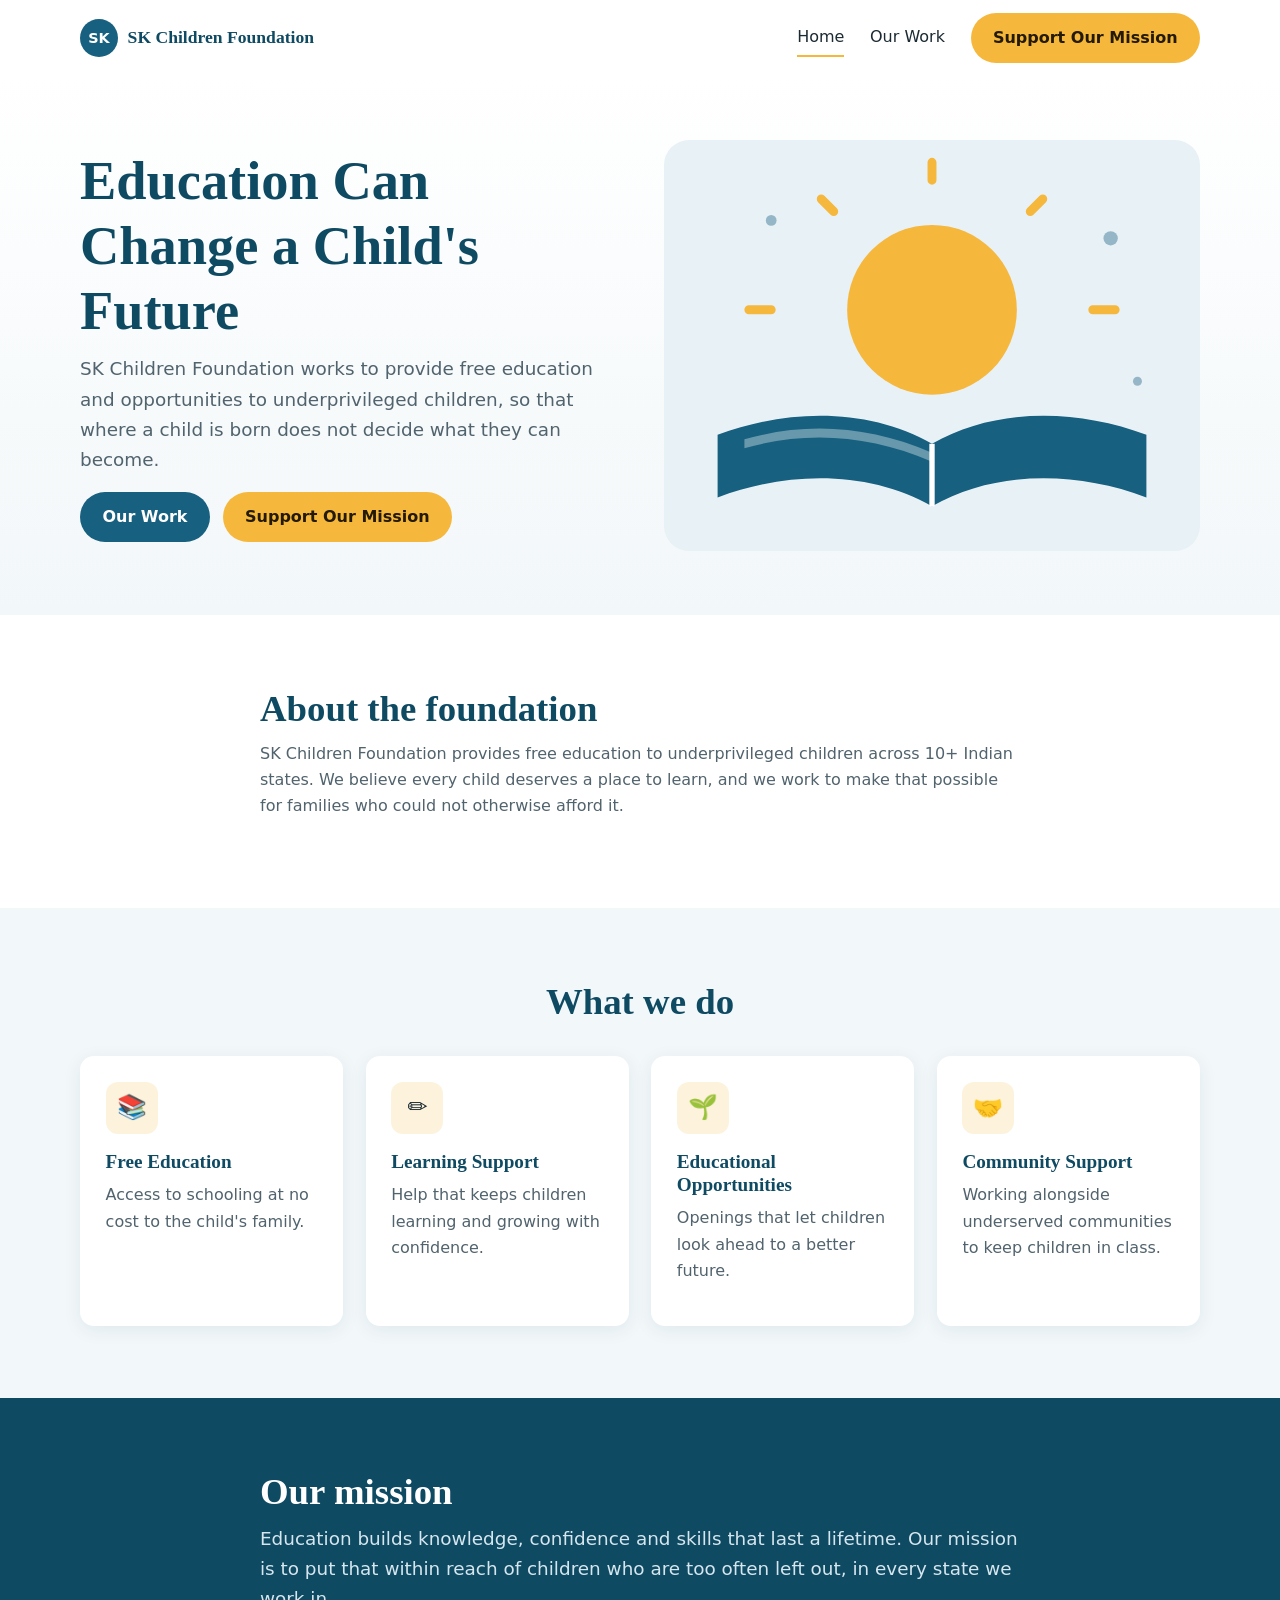
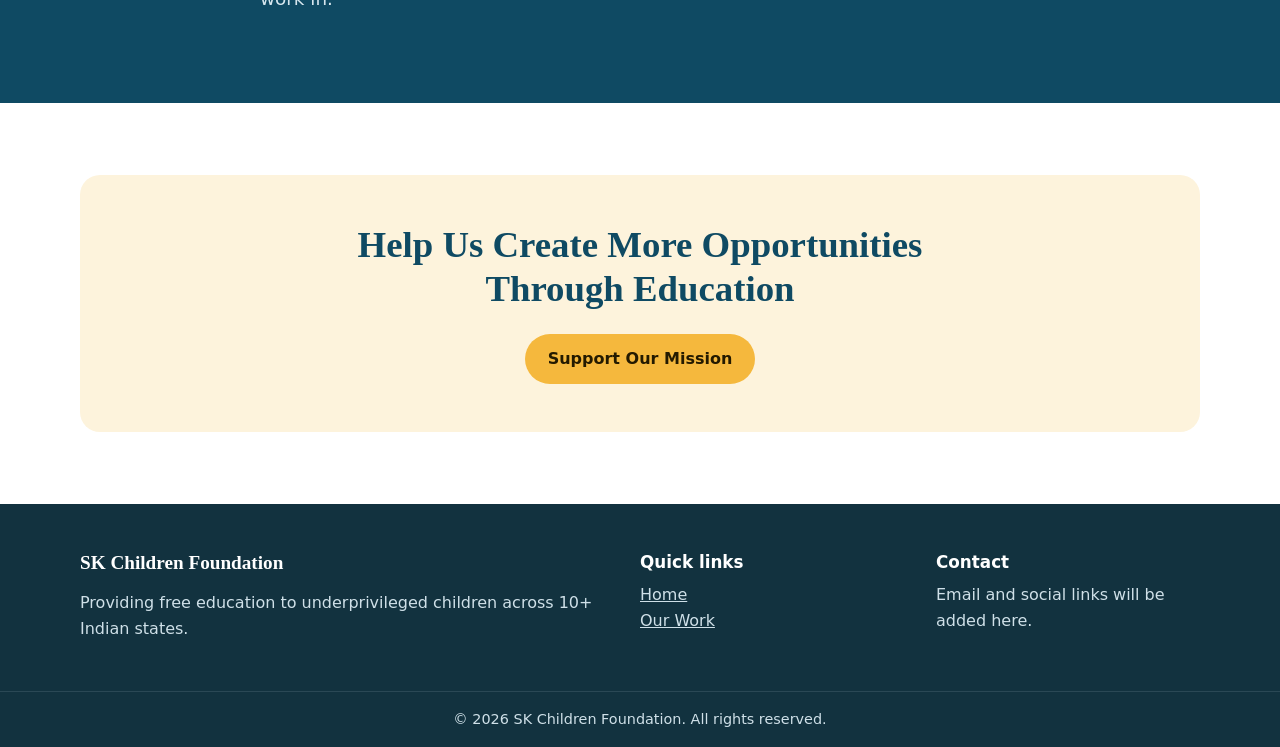
<file: index.html>
<!doctype html>
<html lang="en">
  <head>
    <meta charset="utf-8" />
    <meta name="viewport" content="width=device-width, initial-scale=1" />
    <title>
      SK Children Foundation | Free Education for Underprivileged Children
    </title>
    <meta
      name="description"
      content="SK Children Foundation provides free education to underprivileged children across 10+ Indian states."
    />
    <link rel="stylesheet" href="css/style.css" />
  </head>
  <body>
    <header class="nav" id="nav">
      <div class="container nav-in">
        <a class="brand" href="index.html"
          ><span class="logo" aria-hidden="true">SK</span>SK Children
          Foundation</a
        >
        <button
          class="burger"
          id="burger"
          aria-label="Open menu"
          aria-expanded="false"
          aria-controls="menu"
        >
          <span></span><span></span><span></span>
        </button>
        <nav id="menu" class="menu" aria-label="Main">
          <a href="index.html" aria-current="page">Home</a
          ><a href="activities.html">Our Work</a
          ><a class="btn btn-accent" href="#contact">Support Our Mission</a>
        </nav>
      </div>
    </header>
    <main>
      <section class="hero">
        <div class="container split">
          <div class="reveal">
            <h1>Education Can Change a Child's Future</h1>
            <p class="lead">
              SK Children Foundation works to provide free education and
              opportunities to underprivileged children, so that where a child
              is born does not decide what they can become.
            </p>
            <div class="btns">
              <a class="btn btn-primary" href="activities.html">Our Work</a
              ><a class="btn btn-accent" href="#contact">Support Our Mission</a>
            </div>
          </div>
          <img
            class="reveal"
            src="images/hero.svg"
            alt="Illustration of an open book with a rising sun"
            width="600"
            height="460"
          />
        </div>
      </section>

      <section class="section">
        <div class="container narrow reveal">
          <h2>About the foundation</h2>
          <p>
            SK Children Foundation provides free education to underprivileged
            children across 10+ Indian states. We believe every child deserves a
            place to learn, and we work to make that possible for families who
            could not otherwise afford it.
          </p>
        </div>
      </section>

      <section class="section tint">
        <div class="container">
          <h2 class="center">What we do</h2>
          <div class="grid4">
            <article class="card reveal">
              <span class="icon" aria-hidden="true">📚</span>
              <h3>Free Education</h3>
              <p>Access to schooling at no cost to the child's family.</p>
            </article>
            <article class="card reveal">
              <span class="icon" aria-hidden="true">✏️</span>
              <h3>Learning Support</h3>
              <p>
                Help that keeps children learning and growing with confidence.
              </p>
            </article>
            <article class="card reveal">
              <span class="icon" aria-hidden="true">🌱</span>
              <h3>Educational Opportunities</h3>
              <p>Openings that let children look ahead to a better future.</p>
            </article>
            <article class="card reveal">
              <span class="icon" aria-hidden="true">🤝</span>
              <h3>Community Support</h3>
              <p>
                Working alongside underserved communities to keep children in
                class.
              </p>
            </article>
          </div>
        </div>
      </section>

      <section class="mission">
        <div class="container narrow reveal">
          <h2>Our mission</h2>
          <p>
            Education builds knowledge, confidence and skills that last a
            lifetime. Our mission is to put that within reach of children who
            are too often left out, in every state we work in.
          </p>
        </div>
      </section>

      <section class="section">
        <div class="container cta reveal">
          <h2>Help Us Create More Opportunities Through Education</h2>
          <a class="btn btn-accent" href="#contact">Support Our Mission</a>
        </div>
      </section>
    </main>
    <footer class="footer" id="contact">
      <div class="container foot-grid">
        <div>
          <p class="brand-foot">SK Children Foundation</p>
          <p>
            Providing free education to underprivileged children across 10+
            Indian states.
          </p>
        </div>
        <div>
          <h2>Quick links</h2>
          <ul>
            <li><a href="index.html">Home</a></li>
            <li><a href="activities.html">Our Work</a></li>
          </ul>
        </div>
        <div>
          <h2>Contact</h2>
          <p>Email and social links will be added here.</p>
        </div>
      </div>
      <p class="copy">
        &copy; 2026 SK Children Foundation. All rights reserved.
      </p>
    </footer>
    <script src="js/script.js"></script>
  </body>
</html>
</file>
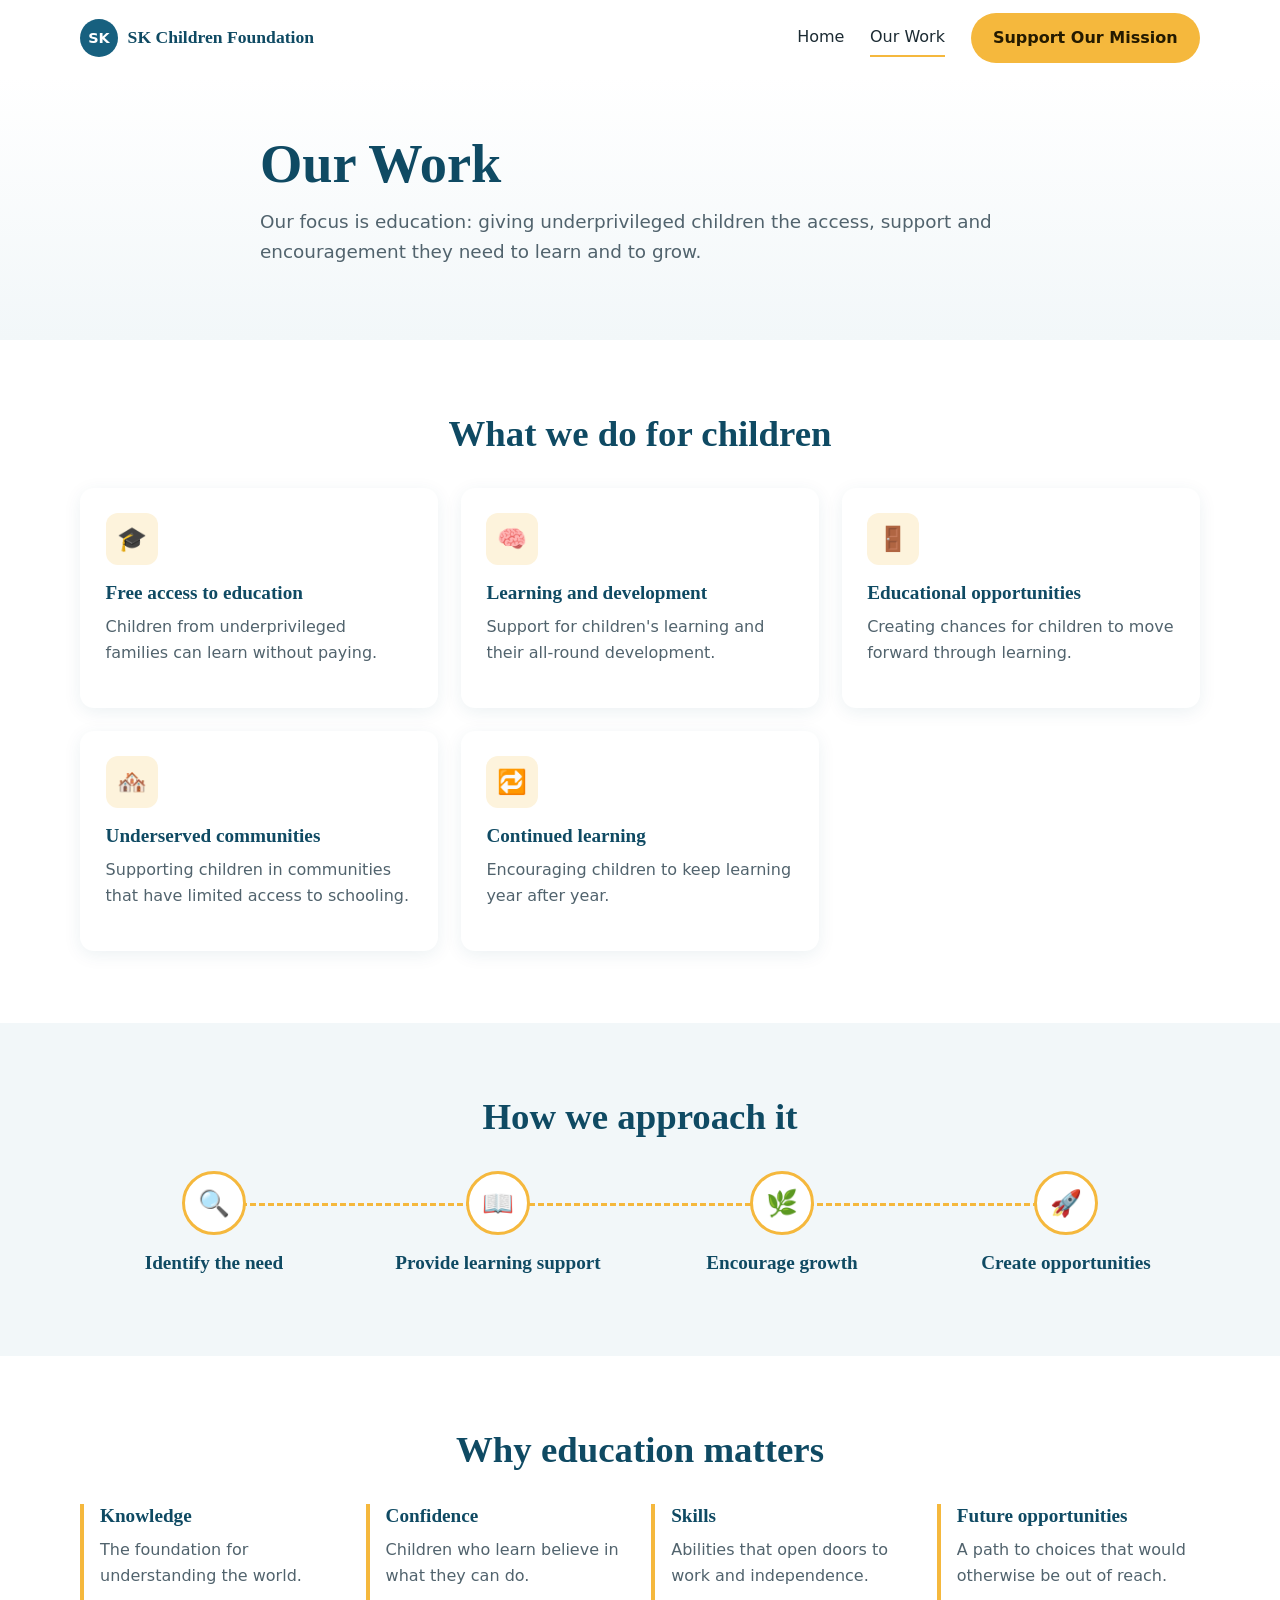
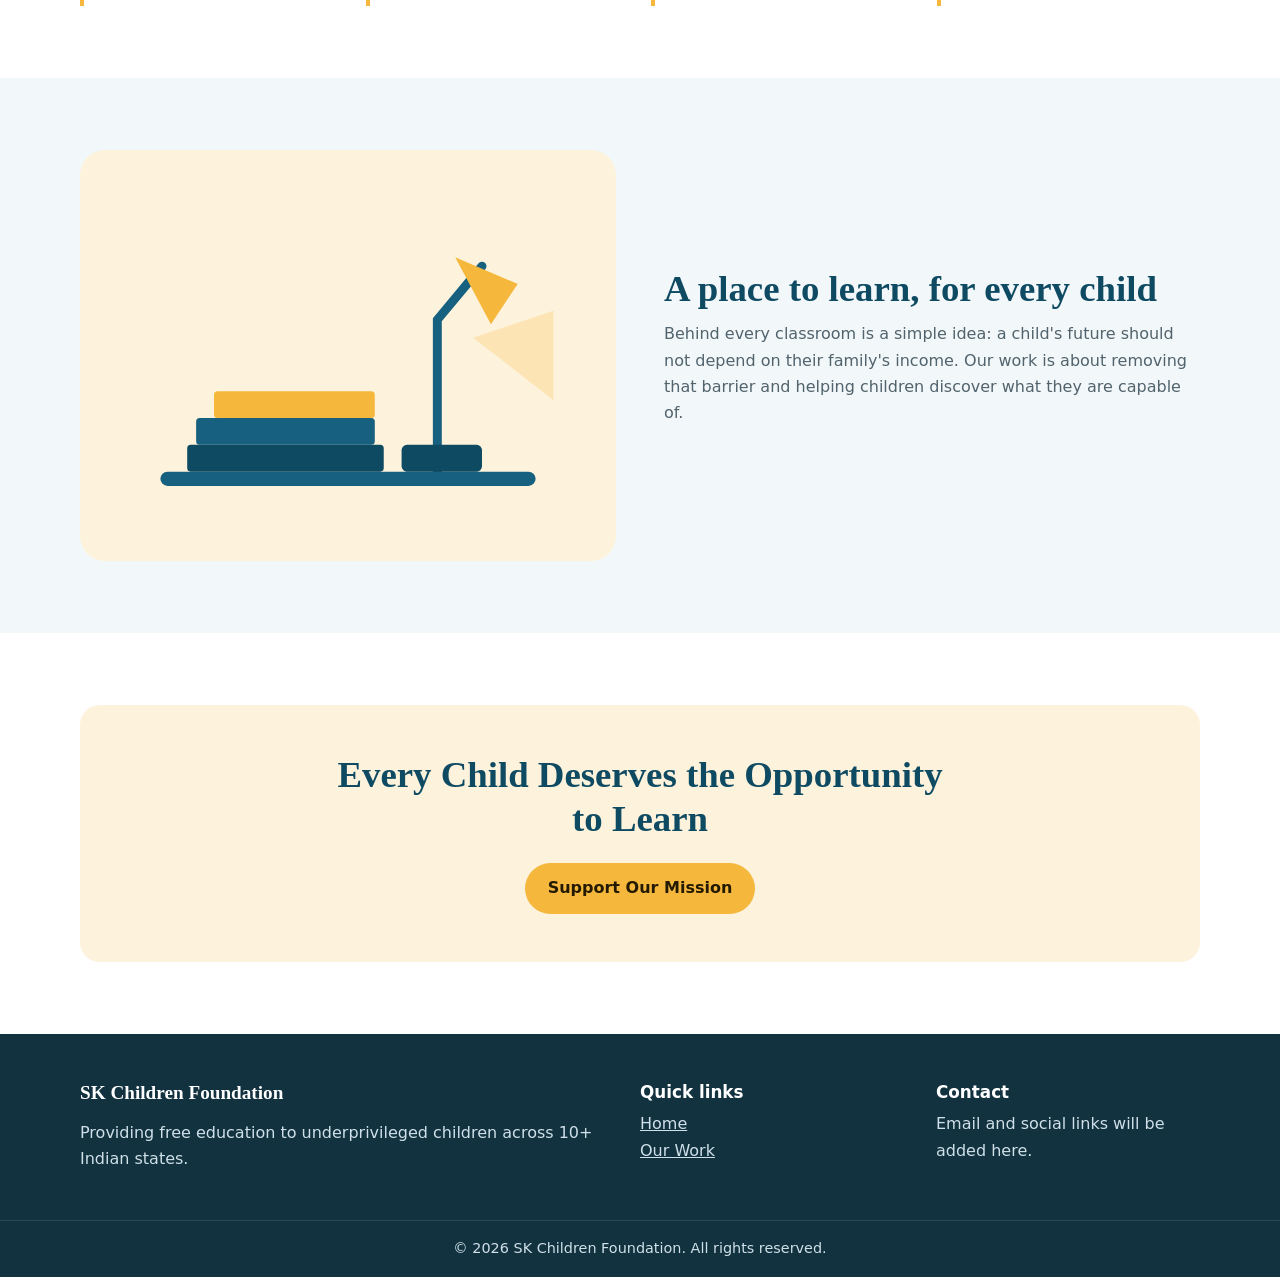
<file: activities.html>
<!doctype html>
<html lang="en">
  <head>
    <meta charset="utf-8" />
    <meta name="viewport" content="width=device-width, initial-scale=1" />
    <title>Our Work | SK Children Foundation</title>
    <meta
      name="description"
      content="Explore the activities of SK Children Foundation: free education, learning support and opportunities for underprivileged children."
    />
    <link rel="stylesheet" href="css/style.css" />
  </head>
  <body>
    <header class="nav" id="nav">
      <div class="container nav-in">
        <a class="brand" href="index.html"
          ><span class="logo" aria-hidden="true">SK</span>SK Children
          Foundation</a
        >
        <button
          class="burger"
          id="burger"
          aria-label="Open menu"
          aria-expanded="false"
          aria-controls="menu"
        >
          <span></span><span></span><span></span>
        </button>
        <nav id="menu" class="menu" aria-label="Main">
          <a href="index.html">Home</a
          ><a href="activities.html" aria-current="page">Our Work</a
          ><a class="btn btn-accent" href="#contact">Support Our Mission</a>
        </nav>
      </div>
    </header>
    <main>
      <section class="hero small">
        <div class="container narrow">
          <h1>Our Work</h1>
          <p class="lead">
            Our focus is education: giving underprivileged children the access,
            support and encouragement they need to learn and to grow.
          </p>
        </div>
      </section>

      <section class="section">
        <div class="container">
          <h2 class="center">What we do for children</h2>
          <div class="grid3">
            <article class="card reveal">
              <span class="icon" aria-hidden="true">🎓</span>
              <h3>Free access to education</h3>
              <p>
                Children from underprivileged families can learn without paying.
              </p>
            </article>
            <article class="card reveal">
              <span class="icon" aria-hidden="true">🧠</span>
              <h3>Learning and development</h3>
              <p>
                Support for children's learning and their all-round development.
              </p>
            </article>
            <article class="card reveal">
              <span class="icon" aria-hidden="true">🚪</span>
              <h3>Educational opportunities</h3>
              <p>
                Creating chances for children to move forward through learning.
              </p>
            </article>
            <article class="card reveal">
              <span class="icon" aria-hidden="true">🏘️</span>
              <h3>Underserved communities</h3>
              <p>
                Supporting children in communities that have limited access to
                schooling.
              </p>
            </article>
            <article class="card reveal">
              <span class="icon" aria-hidden="true">🔁</span>
              <h3>Continued learning</h3>
              <p>Encouraging children to keep learning year after year.</p>
            </article>
          </div>
        </div>
      </section>

      <section class="section tint">
        <div class="container">
          <h2 class="center">How we approach it</h2>
          <ol class="steps">
            <li class="reveal">
              <span class="dot" aria-hidden="true">🔍</span>
              <h3>Identify the need</h3>
            </li>
            <li class="reveal">
              <span class="dot" aria-hidden="true">📖</span>
              <h3>Provide learning support</h3>
            </li>
            <li class="reveal">
              <span class="dot" aria-hidden="true">🌿</span>
              <h3>Encourage growth</h3>
            </li>
            <li class="reveal">
              <span class="dot" aria-hidden="true">🚀</span>
              <h3>Create opportunities</h3>
            </li>
          </ol>
        </div>
      </section>

      <section class="section">
        <div class="container">
          <h2 class="center">Why education matters</h2>
          <div class="grid4">
            <div class="why reveal">
              <h3>Knowledge</h3>
              <p>The foundation for understanding the world.</p>
            </div>
            <div class="why reveal">
              <h3>Confidence</h3>
              <p>Children who learn believe in what they can do.</p>
            </div>
            <div class="why reveal">
              <h3>Skills</h3>
              <p>Abilities that open doors to work and independence.</p>
            </div>
            <div class="why reveal">
              <h3>Future opportunities</h3>
              <p>A path to choices that would otherwise be out of reach.</p>
            </div>
          </div>
        </div>
      </section>

      <section class="section tint">
        <div class="container split">
          <img
            class="reveal"
            src="images/story.svg"
            alt="Illustration of stacked books, a pencil and a lamp on a desk"
            width="600"
            height="460"
            loading="lazy"
          />
          <div class="reveal">
            <h2>A place to learn, for every child</h2>
            <p>
              Behind every classroom is a simple idea: a child's future should
              not depend on their family's income. Our work is about removing
              that barrier and helping children discover what they are capable
              of.
            </p>
          </div>
        </div>
      </section>

      <section class="section">
        <div class="container cta reveal">
          <h2>Every Child Deserves the Opportunity to Learn</h2>
          <a class="btn btn-accent" href="#contact">Support Our Mission</a>
        </div>
      </section>
    </main>
    <footer class="footer" id="contact">
      <div class="container foot-grid">
        <div>
          <p class="brand-foot">SK Children Foundation</p>
          <p>
            Providing free education to underprivileged children across 10+
            Indian states.
          </p>
        </div>
        <div>
          <h2>Quick links</h2>
          <ul>
            <li><a href="index.html">Home</a></li>
            <li><a href="activities.html">Our Work</a></li>
          </ul>
        </div>
        <div>
          <h2>Contact</h2>
          <p>Email and social links will be added here.</p>
        </div>
      </div>
      <p class="copy">
        &copy; 2026 SK Children Foundation. All rights reserved.
      </p>
    </footer>
    <script src="js/script.js"></script>
  </body>
</html>
</file>
<file: css/style.css>
:root {
  --p: #17607f;
  --pd: #0f4a63;
  --a: #f5b83d;
  --ink: #1c2b33;
  --mut: #51636d;
  --tint: #f2f7f9;
  --r: 14px;
}
* {
  box-sizing: border-box;
}
html {
  scroll-behavior: smooth;
  scroll-padding-top: 80px;
}
body {
  margin: 0;
  font:
    1rem/1.65 system-ui,
    -apple-system,
    "Segoe UI",
    Roboto,
    sans-serif;
  color: var(--ink);
  background: #fff;
}
h1,
h2,
h3 {
  font-family: Georgia, "Times New Roman", serif;
  line-height: 1.2;
  margin: 0 0 0.6rem;
  color: var(--pd);
}
h1 {
  font-size: clamp(2.1rem, 5vw, 3.4rem);
}
h2 {
  font-size: clamp(1.6rem, 3.4vw, 2.3rem);
}
h3 {
  font-size: 1.2rem;
}
p {
  margin: 0 0 1rem;
  color: var(--mut);
}
img {
  max-width: 100%;
  height: auto;
  display: block;
}
a {
  color: var(--p);
}
.container {
  width: min(1120px, 92%);
  margin: 0 auto;
}
.narrow {
  max-width: 760px;
}
.center {
  text-align: center;
  margin-bottom: 2rem;
}
.nav {
  position: sticky;
  top: 0;
  z-index: 10;
  background: #fff;
  transition: box-shadow 0.3s;
}
.nav.scrolled {
  box-shadow: 0 2px 14px rgba(0, 0, 0, 0.08);
}
.nav-in {
  display: flex;
  align-items: center;
  justify-content: space-between;
  padding: 0.8rem 0;
}
.brand {
  display: flex;
  align-items: center;
  gap: 0.6rem;
  font:
    700 1.1rem Georgia,
    serif;
  color: var(--pd);
  text-decoration: none;
}
.logo {
  display: grid;
  place-items: center;
  width: 38px;
  height: 38px;
  border-radius: 50%;
  background: var(--p);
  color: #fff;
  font: 700 0.9rem system-ui;
}
.menu {
  display: flex;
  align-items: center;
  gap: 1.6rem;
}
.menu a:not(.btn) {
  color: var(--ink);
  text-decoration: none;
  font-weight: 500;
  padding: 0.3rem 0;
  border-bottom: 2px solid transparent;
}
.menu a:not(.btn):hover,
.menu a[aria-current] {
  border-color: var(--a);
}
.burger {
  display: none;
  background: none;
  border: 0;
  padding: 0.5rem;
  cursor: pointer;
}
.burger span {
  display: block;
  width: 24px;
  height: 2px;
  background: var(--pd);
  margin: 5px 0;
}
.btn {
  display: inline-block;
  padding: 0.75rem 1.4rem;
  border-radius: 999px;
  font-weight: 600;
  text-decoration: none;
  transition:
    transform 0.2s,
    background 0.2s;
}
.btn:hover {
  transform: translateY(-2px);
}
.btn-primary {
  background: var(--p);
  color: #fff;
}
.btn-primary:hover {
  background: var(--pd);
}
.btn-accent {
  background: var(--a);
  color: #241a00;
}
.btn-accent:hover {
  background: #e6a52a;
}
:focus-visible {
  outline: 3px solid var(--p);
  outline-offset: 3px;
}
.btns {
  display: flex;
  flex-wrap: wrap;
  gap: 0.8rem;
}
.lead {
  font-size: 1.15rem;
}
.hero {
  padding: 4rem 0;
  background: linear-gradient(#fff, var(--tint));
}
.hero.small {
  padding: 3.5rem 0;
}
.split {
  display: grid;
  grid-template-columns: 1fr 1fr;
  gap: 3rem;
  align-items: center;
}
.section {
  padding: 4.5rem 0;
}
.tint {
  background: var(--tint);
}
.grid3,
.grid4 {
  display: grid;
  gap: 1.4rem;
}
.grid3 {
  grid-template-columns: repeat(3, 1fr);
}
.grid4 {
  grid-template-columns: repeat(4, 1fr);
}
.card {
  background: #fff;
  border-radius: var(--r);
  padding: 1.6rem;
  box-shadow: 0 4px 18px rgba(15, 74, 99, 0.08);
  transition: transform 0.25s;
}
.card:hover {
  transform: translateY(-4px);
}
.icon {
  display: grid;
  place-items: center;
  width: 52px;
  height: 52px;
  border-radius: 12px;
  background: #fdf3dc;
  font-size: 1.5rem;
  margin-bottom: 1rem;
}
.mission {
  background: var(--pd);
  padding: 4.5rem 0;
}
.mission h2 {
  color: #fff;
}
.mission p {
  color: #d6e6ee;
  font-size: 1.15rem;
}
.cta {
  text-align: center;
  background: #fdf3dc;
  border-radius: 20px;
  padding: 3rem 1.5rem;
}
.cta h2 {
  max-width: 640px;
  margin: 0 auto 1.4rem;
}
.steps {
  list-style: none;
  padding: 0;
  margin: 0;
  display: grid;
  grid-template-columns: repeat(4, 1fr);
  gap: 1rem;
  position: relative;
  text-align: center;
}
.steps::before {
  content: "";
  position: absolute;
  top: 32px;
  left: 12%;
  right: 12%;
  border-top: 3px dashed var(--a);
}
.steps li {
  position: relative;
}
.dot {
  display: grid;
  place-items: center;
  width: 64px;
  height: 64px;
  margin: 0 auto 1rem;
  border-radius: 50%;
  background: #fff;
  border: 3px solid var(--a);
  font-size: 1.6rem;
}
.why {
  border-left: 4px solid var(--a);
  padding-left: 1rem;
}
.footer {
  background: #12323f;
  color: #cfe0e8;
  padding: 3rem 0 1rem;
}
.foot-grid {
  display: grid;
  grid-template-columns: 2fr 1fr 1fr;
  gap: 2rem;
}
.footer h2 {
  font: 600 1.05rem system-ui;
  color: #fff;
}
.footer p {
  color: #cfe0e8;
}
.footer ul {
  list-style: none;
  padding: 0;
  margin: 0;
}
.footer a {
  color: #cfe0e8;
}
.brand-foot {
  font:
    700 1.2rem Georgia,
    serif;
  color: #fff !important;
}
.copy {
  text-align: center;
  border-top: 1px solid #2a4855;
  margin: 2rem 0 0;
  padding-top: 1rem;
  font-size: 0.9rem;
}
.reveal {
  opacity: 0;
  transform: translateY(18px);
  transition:
    opacity 0.6s,
    transform 0.6s;
}
.reveal.in {
  opacity: 1;
  transform: none;
}
@media (max-width: 960px) {
  .grid4,
  .grid3 {
    grid-template-columns: repeat(2, 1fr);
  }
  .split {
    grid-template-columns: 1fr;
  }
  .steps {
    grid-template-columns: repeat(2, 1fr);
  }
  .steps::before {
    display: none;
  }
}
@media (max-width: 720px) {
  .burger {
    display: block;
  }
  .menu {
    display: none;
    position: absolute;
    top: 100%;
    left: 0;
    right: 0;
    background: #fff;
    flex-direction: column;
    align-items: stretch;
    padding: 1rem 4%;
    gap: 0.8rem;
    box-shadow: 0 8px 14px rgba(0, 0, 0, 0.08);
  }
  .menu.open {
    display: flex;
  }
  .menu .btn {
    text-align: center;
  }
  .grid4,
  .grid3,
  .steps,
  .foot-grid {
    grid-template-columns: 1fr;
  }
  .section {
    padding: 3rem 0;
  }
  .btn {
    width: 100%;
    text-align: center;
  }
}
@media (prefers-reduced-motion: reduce) {
  html {
    scroll-behavior: auto;
  }
  .reveal {
    opacity: 1;
    transform: none;
    transition: none;
  }
}
</file>
